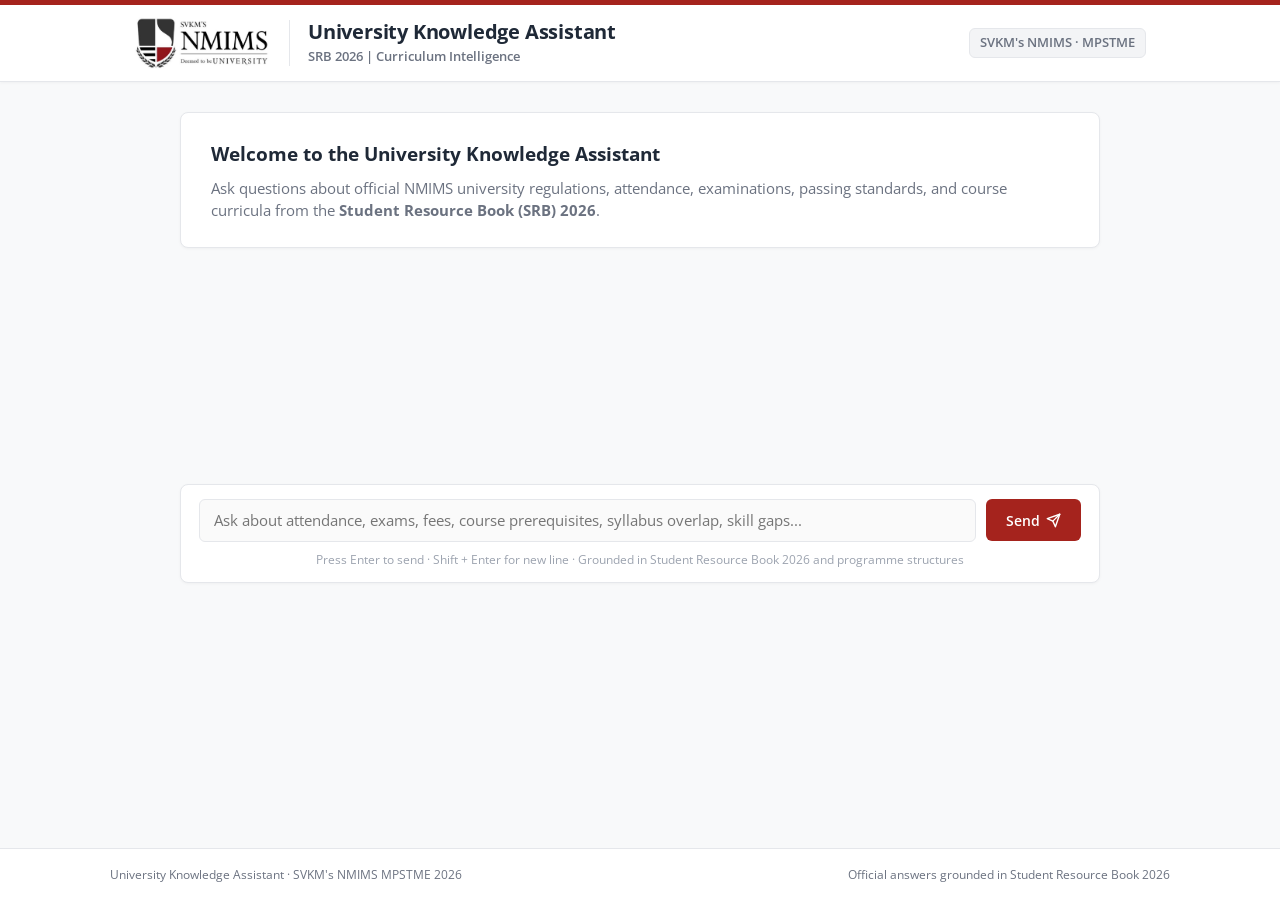
<file: frontend/index.html>
<!DOCTYPE html>
<html lang="en">
<head>
  <meta charset="UTF-8">
  <meta name="viewport" content="width=device-width, initial-scale=1.0">
  <title>University Knowledge Assistant | SVKM's NMIMS</title>
  <meta name="description" content="NMIMS University Knowledge Assistant for Student Resource Book 2026 policies and Curriculum Intelligence.">
  <link rel="preconnect" href="https://fonts.googleapis.com">
  <link rel="preconnect" href="https://fonts.gstatic.com" crossorigin>
  <link href="https://fonts.googleapis.com/css2?family=Open+Sans:wght@400;500;600;700&display=swap" rel="stylesheet">
  <link rel="stylesheet" href="style.css?v=7">
</head>
<body>
  <!-- Clean, Minimal Header with Larger NMIMS Logo -->
  <header class="app-header">
    <div class="header-inner">
      <div class="brand-group">
        <a href="/" class="logo-link" aria-label="NMIMS Portal Home">
          <img
            src="assets/nmims_logo.png?v=2"
            alt="SVKM's NMIMS Deemed to be UNIVERSITY"
            class="nmims-logo"
            id="nmims-logo"
          >
        </a>
        <div class="header-text-group">
          <h1 class="portal-title">University Knowledge Assistant</h1>
          <p class="portal-subtitle">SRB 2026 | Curriculum Intelligence</p>
        </div>
      </div>
      <div class="header-meta">
        <span class="univ-tag">SVKM's NMIMS · MPSTME</span>
      </div>
    </div>
  </header>

  <!-- Main Container -->
  <main class="portal-main">
    <div class="portal-content">
      
      <!-- Welcome Section -->
      <section class="welcome-container" id="welcome-container">
        <h2 class="welcome-title">Welcome to the University Knowledge Assistant</h2>
        <p class="welcome-desc">
          Ask questions about official NMIMS university regulations, attendance, examinations, passing standards, and course curricula from the <strong>Student Resource Book (SRB) 2026</strong>.
        </p>
      </section>

      <!-- Chat Stream Viewport -->
      <section class="chat-viewport">
        <div id="chat-stream" class="chat-stream" role="log" aria-live="polite">
          <!-- Single, clean chat bubbles dynamically appended here -->
        </div>
      </section>

      <!-- Minimal, Clean Input Box -->
      <section class="chat-input-section">
        <form id="chat-form" class="chat-form">
          <div class="input-row">
            <label for="question-input" class="visually-hidden">Ask a question:</label>
            <textarea
              id="question-input"
              class="question-input"
              placeholder="Ask about attendance, exams, fees, course prerequisites, syllabus overlap, skill gaps..."
              rows="1"
              required
            ></textarea>
            <button type="submit" id="submit-btn" class="send-btn" aria-label="Send inquiry">
              <span>Send</span>
              <svg width="15" height="15" viewBox="0 0 24 24" fill="none" stroke="currentColor" stroke-width="2.2" stroke-linecap="round" stroke-linejoin="round">
                <line x1="22" y1="2" x2="11" y2="13"></line>
                <polygon points="22 2 15 22 11 13 2 9 22 2"></polygon>
              </svg>
            </button>
          </div>
          <div class="input-hint">Press Enter to send · Shift + Enter for new line · Grounded in Student Resource Book 2026 and programme structures</div>
        </form>
      </section>

    </div>
  </main>

  <!-- Clean, Minimal Footer -->
  <footer class="portal-footer">
    <div class="footer-inner">
      <span>University Knowledge Assistant · SVKM's NMIMS MPSTME 2026</span>
      <span>Official answers grounded in Student Resource Book 2026</span>
    </div>
  </footer>

  <script src="script.js?v=7"></script>
</body>
</html>
</file>
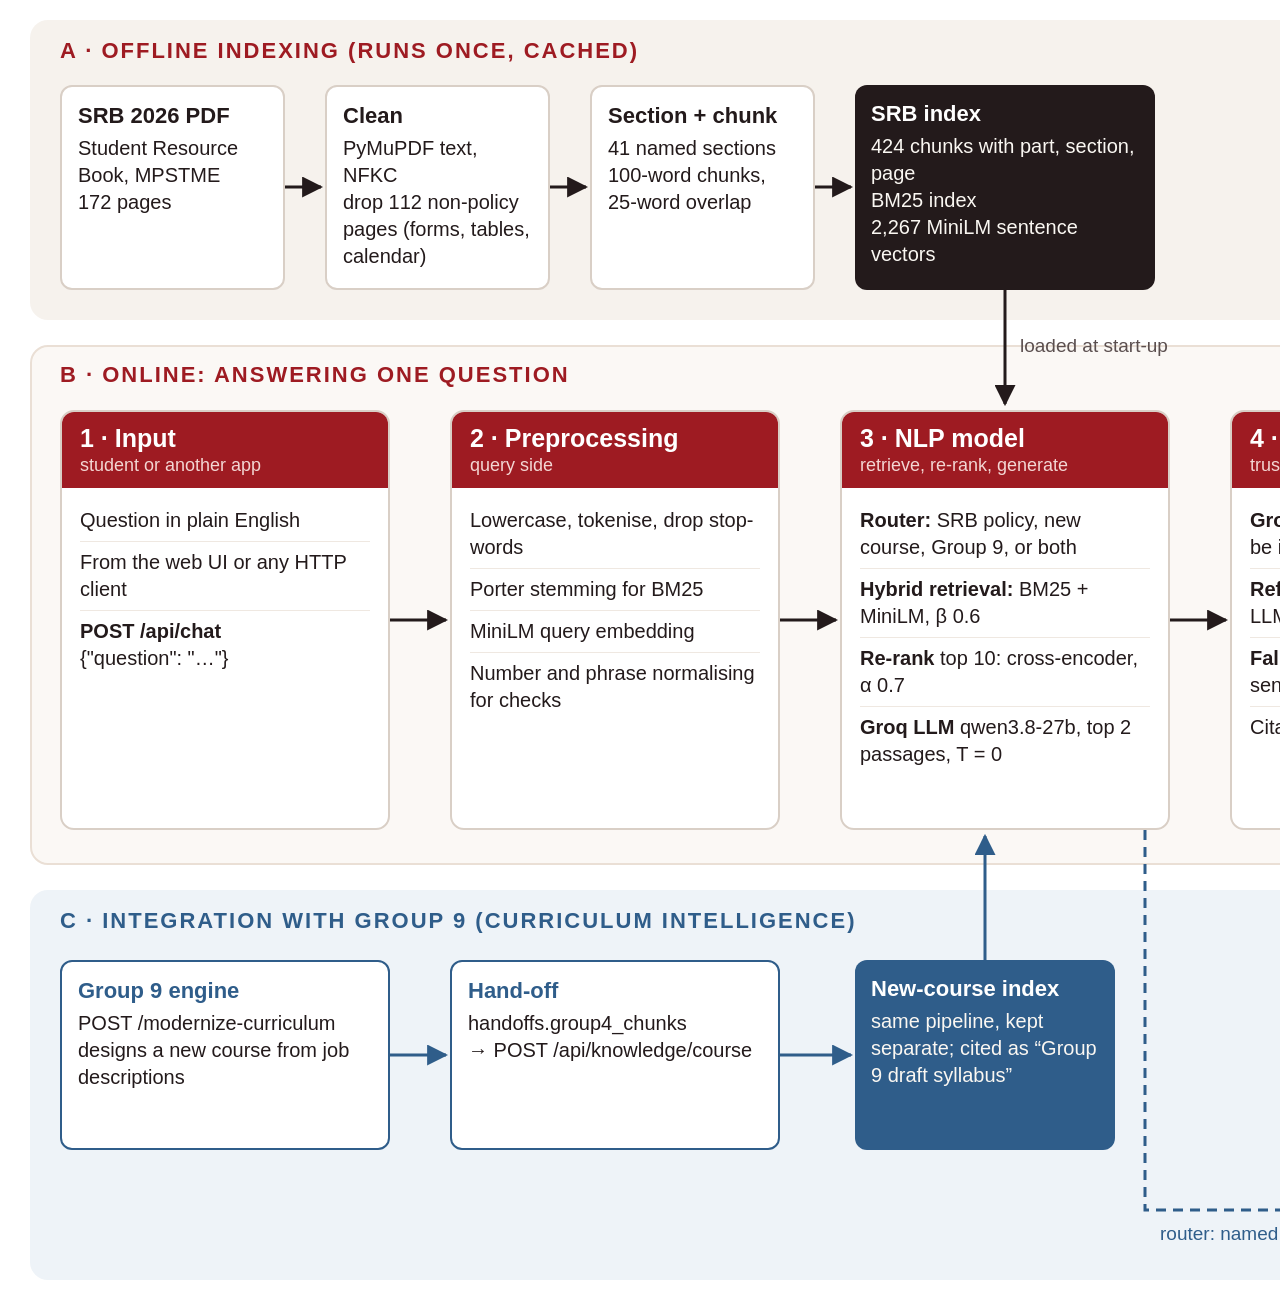
<file: docs/architecture_source.html>
<!doctype html>
<html><head><meta charset="utf-8">
<style>
*{box-sizing:border-box;margin:0}
body{width:2400px;height:1300px;background:#FFFFFF;font-family:"Liberation Sans",Arial,sans-serif;color:#231A1B;position:relative}
.band{position:absolute;left:30px;width:2340px;border-radius:18px}
.bandlabel{position:absolute;left:60px;font-size:22px;font-weight:700;letter-spacing:2px;text-transform:uppercase;color:#9E1B22}
.card{position:absolute;background:#FFFFFF;border:2px solid #D9CFC6;border-radius:14px;overflow:hidden}
.card .hd{background:#9E1B22;color:#FFFFFF;font-size:25px;font-weight:700;padding:12px 18px}
.card .hd small{display:block;font-size:18px;font-weight:400;color:#F3D6D3;margin-top:2px}
.card ul{list-style:none;padding:12px 18px 0 18px}
.card li{font-size:20px;line-height:1.35;padding:7px 0;border-bottom:1px solid #EFE8E1}
.card li:last-child{border-bottom:none}
.card li b{color:#231A1B}
.box{position:absolute;background:#FFFFFF;border:2px solid #D9CFC6;border-radius:12px;padding:14px 16px;font-size:20px;line-height:1.35}
.box b{display:block;font-size:22px;margin-bottom:4px}
.store{position:absolute;background:#231A1B;color:#FAF7F2;border-radius:12px;padding:14px 16px;font-size:20px;line-height:1.35}
.store b{display:block;font-size:22px;margin-bottom:4px;color:#FFFFFF}
.g9{border-color:#2F5D8A}
.g9 b{color:#2F5D8A}
.note{position:absolute;font-size:19px;color:#5B4F4F}
svg{position:absolute;left:0;top:0}
</style></head><body>

<!-- bands -->
<div class="band" style="top:20px;height:300px;background:#F6F2ED"></div>
<div class="band" style="top:345px;height:520px;background:#FBF8F5;border:2px solid #EADFD5"></div>
<div class="band" style="top:890px;height:390px;background:#EEF3F8"></div>
<p class="bandlabel" style="top:38px">A · Offline indexing (runs once, cached)</p>
<p class="bandlabel" style="top:362px">B · Online: answering one question</p>
<p class="bandlabel" style="top:908px;color:#2F5D8A">C · Integration with Group 9 (Curriculum Intelligence)</p>

<!-- Band A: offline -->
<div class="box" style="left:60px;top:85px;width:225px;height:205px"><b>SRB 2026 PDF</b>Student Resource Book, MPSTME<br>172 pages</div>
<div class="box" style="left:325px;top:85px;width:225px;height:205px"><b>Clean</b>PyMuPDF text, NFKC<br>drop 112 non-policy pages (forms, tables, calendar)</div>
<div class="box" style="left:590px;top:85px;width:225px;height:205px"><b>Section + chunk</b>41 named sections<br>100-word chunks, 25-word overlap</div>
<div class="store" style="left:855px;top:85px;width:300px;height:205px"><b>SRB index</b>424 chunks with part, section, page<br>BM25 index<br>2,267 MiniLM sentence vectors</div>

<!-- Band B: online stages -->
<div class="card" style="left:60px;top:410px;width:330px;height:420px"><div class="hd">1 · Input<small>student or another app</small></div>
<ul><li>Question in plain English</li><li>From the web UI or any HTTP client</li><li><b>POST /api/chat</b><br>{"question": "…"}</li></ul></div>

<div class="card" style="left:450px;top:410px;width:330px;height:420px"><div class="hd">2 · Preprocessing<small>query side</small></div>
<ul><li>Lowercase, tokenise, drop stop-words</li><li>Porter stemming for BM25</li><li>MiniLM query embedding</li><li>Number and phrase normalising for checks</li></ul></div>

<div class="card" style="left:840px;top:410px;width:330px;height:420px"><div class="hd">3 · NLP model<small>retrieve, re-rank, generate</small></div>
<ul><li><b>Router:</b> SRB policy, new course, Group 9, or both</li><li><b>Hybrid retrieval:</b> BM25 + MiniLM, β 0.6</li><li><b>Re-rank</b> top 10: cross-encoder, α 0.7</li><li><b>Groq LLM</b> qwen3.8-27b, top 2 passages, T = 0</li></ul></div>

<div class="card" style="left:1230px;top:410px;width:330px;height:420px"><div class="hd">4 · Post-processing<small>trust checks</small></div>
<ul><li><b>Grounding:</b> every number must be in the passages</li><li><b>Refuse</b> if confidence &lt; 0.24 or LLM says NOT_FOUND</li><li><b>Fallback:</b> verified SRB sentence if Groq is down</li><li>Citation: section, page, quote</li></ul></div>

<div class="card" style="left:1620px;top:410px;width:330px;height:420px"><div class="hd">5 · API / asset<small>FastAPI, JSON out</small></div>
<ul><li><b>POST /api/chat</b> → answer, document, section, page, evidence quote, confidence, abstained</li><li>GET /api/health</li><li>Swagger docs at /docs</li></ul></div>

<div class="card" style="left:2010px;top:410px;width:330px;height:420px"><div class="hd">6 · Application<small>who consumes it</small></div>
<ul><li>Web UI (HTML, CSS, JS)</li><li>Group 6 Early Warning</li><li>Group 10 Admin Copilot</li><li>Group 11 Communications</li></ul></div>

<!-- Band C: Group 9 -->
<div class="box g9" style="left:60px;top:960px;width:330px;height:190px"><b>Group 9 engine</b>POST /modernize-curriculum designs a new course from job descriptions</div>
<div class="box g9" style="left:450px;top:960px;width:330px;height:190px"><b>Hand-off</b>handoffs.group4_chunks<br>→ POST /api/knowledge/course</div>
<div class="store" style="left:855px;top:960px;width:260px;height:190px;background:#2F5D8A"><b>New-course index</b>same pipeline, kept separate; cited as “Group 9 draft syllabus”</div>
<div class="box g9" style="left:1425px;top:960px;width:330px;height:190px"><b>Group 9 live API</b>/check-prerequisites<br>/find-overlaps (named existing courses)</div>
<p class="note" style="left:1820px;top:975px;width:520px">Policy answers come only from the SRB index. Syllabus answers are never cited as university policy.</p>

<svg width="2400" height="1300" viewBox="0 0 2400 1300">
<defs>
<marker id="a" viewBox="0 0 10 10" refX="9" refY="5" markerWidth="7" markerHeight="7" orient="auto-start-reverse"><path d="M0,0 L10,5 L0,10 z" fill="#231A1B"/></marker>
<marker id="b" viewBox="0 0 10 10" refX="9" refY="5" markerWidth="7" markerHeight="7" orient="auto-start-reverse"><path d="M0,0 L10,5 L0,10 z" fill="#2F5D8A"/></marker>
</defs>
<g stroke="#231A1B" stroke-width="3" fill="none" marker-end="url(#a)">
<line x1="285" y1="187" x2="321" y2="187"/>
<line x1="550" y1="187" x2="586" y2="187"/>
<line x1="815" y1="187" x2="851" y2="187"/>
<line x1="1005" y1="290" x2="1005" y2="404"/>
<line x1="390" y1="620" x2="446" y2="620"/>
<line x1="780" y1="620" x2="836" y2="620"/>
<line x1="1170" y1="620" x2="1226" y2="620"/>
<line x1="1560" y1="620" x2="1616" y2="620"/>
<line x1="1950" y1="620" x2="2006" y2="620"/>
</g>
<g stroke="#2F5D8A" stroke-width="3" fill="none" marker-end="url(#b)">
<line x1="390" y1="1055" x2="446" y2="1055"/>
<line x1="780" y1="1055" x2="851" y2="1055"/>
<line x1="985" y1="960" x2="985" y2="836"/>
<path d="M1145 830 L1145 1210 L1590 1210 L1590 1154" stroke-dasharray="10 7"/>
<path d="M1755 1055 L1785 1055 L1785 836" stroke-dasharray="10 7"/>
</g>
<text x="1160" y="1240" font-family="Liberation Sans, Arial" font-size="19" fill="#2F5D8A">router: named existing course</text>
<text x="1020" y="352" font-family="Liberation Sans, Arial" font-size="19" fill="#5B4F4F">loaded at start-up</text>
</svg>
</body></html>
</file>
<file: frontend/style.css>
/* ==========================================================================
   University Knowledge Assistant — Minimalist NMIMS Red & White Theme
   Aesthetics:
     - Minimal white interface with generous whitespace
     - Restrained NMIMS red accents (#A5231D, #852019)
     - Subtle grey borders (#E5E7EB)
     - Single clean chat bubbles without duplicate cards
     - Prominent, visible NMIMS logo
   ========================================================================== */

:root {
  --primary-red: #A5231D;
  --dark-red: #852019;
  --red-hover: #852019;
  --red-tint: #FFF5F5;
  --white: #FFFFFF;
  --page-bg: #F8F9FA;
  --card-bg: #FFFFFF;
  --text-main: #1F2937;
  --text-muted: #6B7280;
  --text-dim: #9CA3AF;
  --border-light: #E5E7EB;
  --border-hover: #D1D5DB;
  
  --font-sans: 'Open Sans', -apple-system, BlinkMacSystemFont, "Segoe UI", Roboto, sans-serif;
  --radius-sm: 6px;
  --radius-md: 8px;
  --radius-lg: 12px;
  --shadow-subtle: 0 1px 3px rgba(0, 0, 0, 0.04);
  --shadow-card: 0 2px 8px rgba(0, 0, 0, 0.05);
}

/* ----------------- Reset & Base ----------------- */
* {
  box-sizing: border-box;
  margin: 0;
  padding: 0;
}

html {
  scroll-behavior: smooth;
}

body {
  font-family: var(--font-sans);
  background-color: var(--page-bg);
  color: var(--text-main);
  line-height: 1.55;
  min-height: 100vh;
  display: flex;
  flex-direction: column;
}

/* ----------------- Header ----------------- */
.app-header {
  background-color: var(--white);
  border-top: 5px solid var(--primary-red);
  border-bottom: 1px solid var(--border-light);
  box-shadow: var(--shadow-subtle);
  position: sticky;
  top: 0;
  z-index: 100;
}

.header-inner {
  max-width: 1060px;
  margin: 0 auto;
  padding: 12px 24px;
  display: flex;
  justify-content: space-between;
  align-items: center;
  gap: 16px;
}

.brand-group {
  display: flex;
  align-items: center;
  gap: 20px;
}

.logo-link {
  display: flex;
  align-items: center;
  text-decoration: none;
}

/* Prominent, crisp NMIMS official logo seamlessly integrated */
.nmims-logo {
  height: 52px;
  width: auto;
  object-fit: contain;
  display: block;
  transition: opacity 0.2s ease;
}

.nmims-logo:hover {
  opacity: 0.92;
}

.header-text-group {
  border-left: 1px solid var(--border-light);
  padding-left: 18px;
}

.portal-title {
  font-size: 1.25rem;
  font-weight: 700;
  color: var(--text-main);
  line-height: 1.2;
  letter-spacing: -0.01em;
}

.portal-subtitle {
  font-size: 0.82rem;
  color: var(--text-muted);
  font-weight: 600;
  margin-top: 2px;
}

.header-meta {
  display: flex;
  align-items: center;
}

.univ-tag {
  font-size: 0.8rem;
  font-weight: 600;
  color: var(--text-muted);
  background-color: #F3F4F6;
  padding: 4px 10px;
  border-radius: var(--radius-sm);
  border: 1px solid var(--border-light);
}

/* ----------------- Main Layout ----------------- */
.portal-main {
  flex: 1;
  padding: 30px 20px 40px;
}

.portal-content {
  max-width: 920px;
  margin: 0 auto;
  display: flex;
  flex-direction: column;
  gap: 28px;
}

/* ----------------- Welcome & Suggestions Container ----------------- */
.welcome-container {
  background-color: var(--card-bg);
  border: 1px solid var(--border-light);
  border-radius: var(--radius-md);
  padding: 26px 30px;
  box-shadow: var(--shadow-subtle);
}

.welcome-title {
  font-size: 1.2rem;
  font-weight: 700;
  color: var(--text-main);
  margin-bottom: 8px;
}

.welcome-desc {
  font-size: 0.92rem;
  color: var(--text-muted);
  line-height: 1.5;
  margin-bottom: 0;
}

/* ----------------- Chat Viewport ----------------- */
.chat-viewport {
  min-height: 180px;
}

.chat-stream {
  display: flex;
  flex-direction: column;
  gap: 20px;
}

/* Message Rows */
.message-row {
  display: flex;
  width: 100%;
}

.user-row {
  justify-content: flex-end;
}

.assistant-row {
  justify-content: flex-start;
}

/* User Chat Bubble */
.user-bubble {
  background-color: #F3F4F6;
  border: 1px solid var(--border-light);
  color: var(--text-main);
  padding: 10px 16px;
  border-radius: var(--radius-md);
  max-width: 82%;
  font-size: 0.93rem;
  font-weight: 500;
  line-height: 1.45;
}

/* Assistant Chat Bubble (Single clean card) */
.assistant-bubble {
  background-color: var(--card-bg);
  border: 1px solid var(--border-light);
  border-radius: var(--radius-md);
  width: 100%;
  padding: 18px 22px;
  box-shadow: var(--shadow-subtle);
  display: flex;
  flex-direction: column;
  gap: 12px;
}

/* Direct Answer Text */
.bubble-answer {
  font-size: 0.95rem;
  color: var(--text-main);
  line-height: 1.6;
}

/* Supporting Quotation (Only when useful) */
.evidence-quote {
  background-color: #F9FAFB;
  border-left: 3px solid var(--primary-red);
  padding: 9px 14px;
  border-radius: 3px;
  font-size: 0.86rem;
  color: #4B5563;
  font-style: italic;
  line-height: 1.48;
}

/* Official 4-Part Output Rubric Card (Answer, Supporting Doc, Source Section, Confidence Score) */
.retrieval-rubric-card {
  margin-top: 6px;
  background-color: #FAFAFA;
  border: 1px solid #E5E7EB;
  border-radius: var(--radius-sm);
  padding: 12px 14px;
}

.rubric-grid {
  display: grid;
  grid-template-columns: repeat(auto-fit, minmax(210px, 1fr));
  gap: 12px 16px;
}

.rubric-item {
  display: flex;
  flex-direction: column;
  gap: 3px;
}

.rubric-label {
  font-size: 0.72rem;
  font-weight: 700;
  text-transform: uppercase;
  letter-spacing: 0.04em;
  color: #6B7280;
}

.rubric-val {
  font-size: 0.86rem;
  font-weight: 500;
  color: #1F2937;
  display: flex;
  align-items: center;
  flex-wrap: wrap;
  gap: 6px;
  line-height: 1.4;
}

.score-pill {
  display: inline-flex;
  align-items: center;
  font-size: 0.80rem;
  font-weight: 600;
  padding: 2px 8px;
  border-radius: 4px;
}

.score-high {
  background-color: #ECFDF5;
  border: 1px solid #A7F3D0;
  color: #065F46;
}

.score-medium {
  background-color: #FFFBEB;
  border: 1px solid #FDE68A;
  color: #92400E;
}

.score-low {
  background-color: #FEF2F2;
  border: 1px solid #FECACA;
  color: #991B1B;
}

.score-signals {
  font-size: 0.72rem;
  color: #6B7280;
  background: #F3F4F6;
  border: 1px solid #E5E7EB;
  padding: 2px 6px;
  border-radius: 4px;
  font-weight: 500;
}

@media (max-width: 640px) {
  .rubric-grid {
    grid-template-columns: 1fr;
    gap: 10px;
  }
}

/* Loading Placeholder */
.loading-box {
  display: flex;
  flex-direction: column;
  gap: 8px;
  padding: 6px 0;
}

.shimmer-line {
  height: 12px;
  background: linear-gradient(90deg, #f3f4f6 25%, #e5e7eb 50%, #f3f4f6 75%);
  background-size: 200% 100%;
  animation: shimmer 1.5s infinite;
  border-radius: 3px;
}

@keyframes shimmer {
  0% { background-position: 200% 0; }
  100% { background-position: -200% 0; }
}

/* ----------------- Clean Chat Input Box ----------------- */
.chat-input-section {
  background-color: var(--card-bg);
  border: 1px solid var(--border-light);
  border-radius: var(--radius-md);
  padding: 14px 18px;
  box-shadow: var(--shadow-subtle);
}

.chat-form {
  display: flex;
  flex-direction: column;
  gap: 8px;
}

.input-row {
  display: flex;
  gap: 10px;
  align-items: center;
}

.question-input {
  flex: 1;
  border: 1px solid var(--border-light);
  border-radius: var(--radius-sm);
  padding: 10px 14px;
  font-family: inherit;
  font-size: 0.93rem;
  color: var(--text-main);
  background-color: #FAFAFA;
  resize: none;
  min-height: 42px;
  max-height: 100px;
  line-height: 1.4;
  transition: all 0.15s ease;
}

.question-input:focus {
  background-color: var(--white);
  border-color: var(--primary-red);
  outline: none;
  box-shadow: 0 0 0 2px rgba(165, 35, 29, 0.1);
}

.send-btn {
  background-color: var(--primary-red);
  color: var(--white);
  border: none;
  border-radius: var(--radius-sm);
  padding: 0 20px;
  height: 42px;
  font-family: inherit;
  font-size: 0.9rem;
  font-weight: 600;
  cursor: pointer;
  display: inline-flex;
  align-items: center;
  justify-content: center;
  gap: 6px;
  transition: background-color 0.15s ease;
  flex-shrink: 0;
}

.send-btn:hover {
  background-color: var(--dark-red);
}

.send-btn:disabled {
  background-color: #D1D5DB;
  cursor: not-allowed;
  opacity: 0.7;
}

.input-hint {
  font-size: 0.74rem;
  color: var(--text-dim);
  text-align: center;
}

/* ----------------- Clean Footer ----------------- */
.portal-footer {
  background-color: var(--white);
  border-top: 1px solid var(--border-light);
  padding: 16px 24px;
  margin-top: auto;
}

.footer-inner {
  max-width: 1060px;
  margin: 0 auto;
  display: flex;
  justify-content: space-between;
  align-items: center;
  flex-wrap: wrap;
  gap: 12px;
  font-size: 0.78rem;
  color: var(--text-muted);
}

/* ----------------- Utilities & Accessibility ----------------- */
.visually-hidden {
  position: absolute;
  width: 1px;
  height: 1px;
  padding: 0;
  margin: -1px;
  overflow: hidden;
  clip: rect(0, 0, 0, 0);
  border: 0;
}

/* ----------------- Responsive Breakpoints ----------------- */
@media (max-width: 768px) {
  .header-inner {
    padding: 10px 16px;
  }
  .logo-link {
    height: 56px;
  }
  .nmims-logo {
    height: 88px;
    max-height: 92px;
    margin: -16px -16px;
  }
  .portal-title {
    font-size: 1.1rem;
  }
  .portal-subtitle {
    font-size: 0.76rem;
  }
  .univ-tag {
    display: none;
  }
  .welcome-container {
    padding: 18px 20px;
  }
  .footer-inner {
    flex-direction: column;
    align-items: flex-start;
  }
}

/* Curriculum Intelligence results */
.curriculum-details {
  margin: 10px 0 0;
  padding-left: 18px;
  font-size: 0.9rem;
  line-height: 1.5;
}

.curriculum-note {
  margin-top: 10px;
  font-size: 0.8rem;
  line-height: 1.45;
  color: #5b6472;
}
</file>
